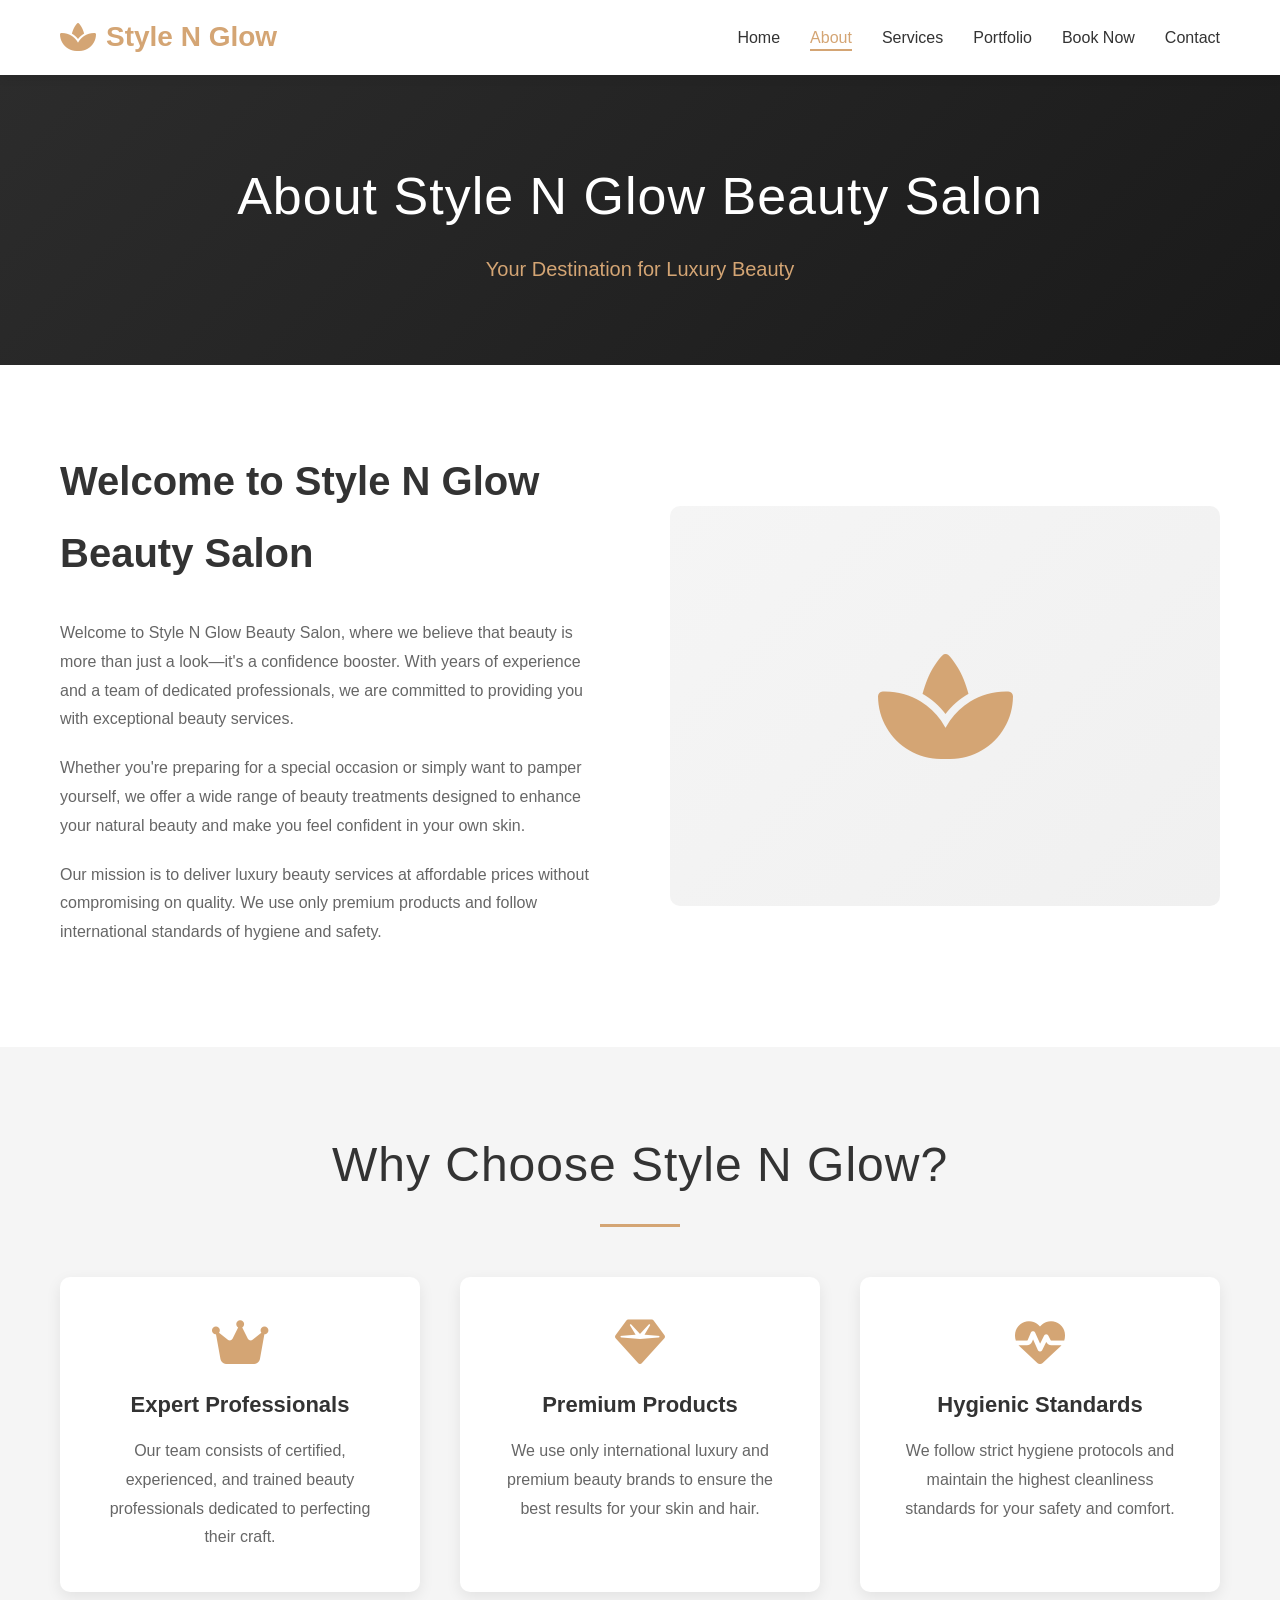
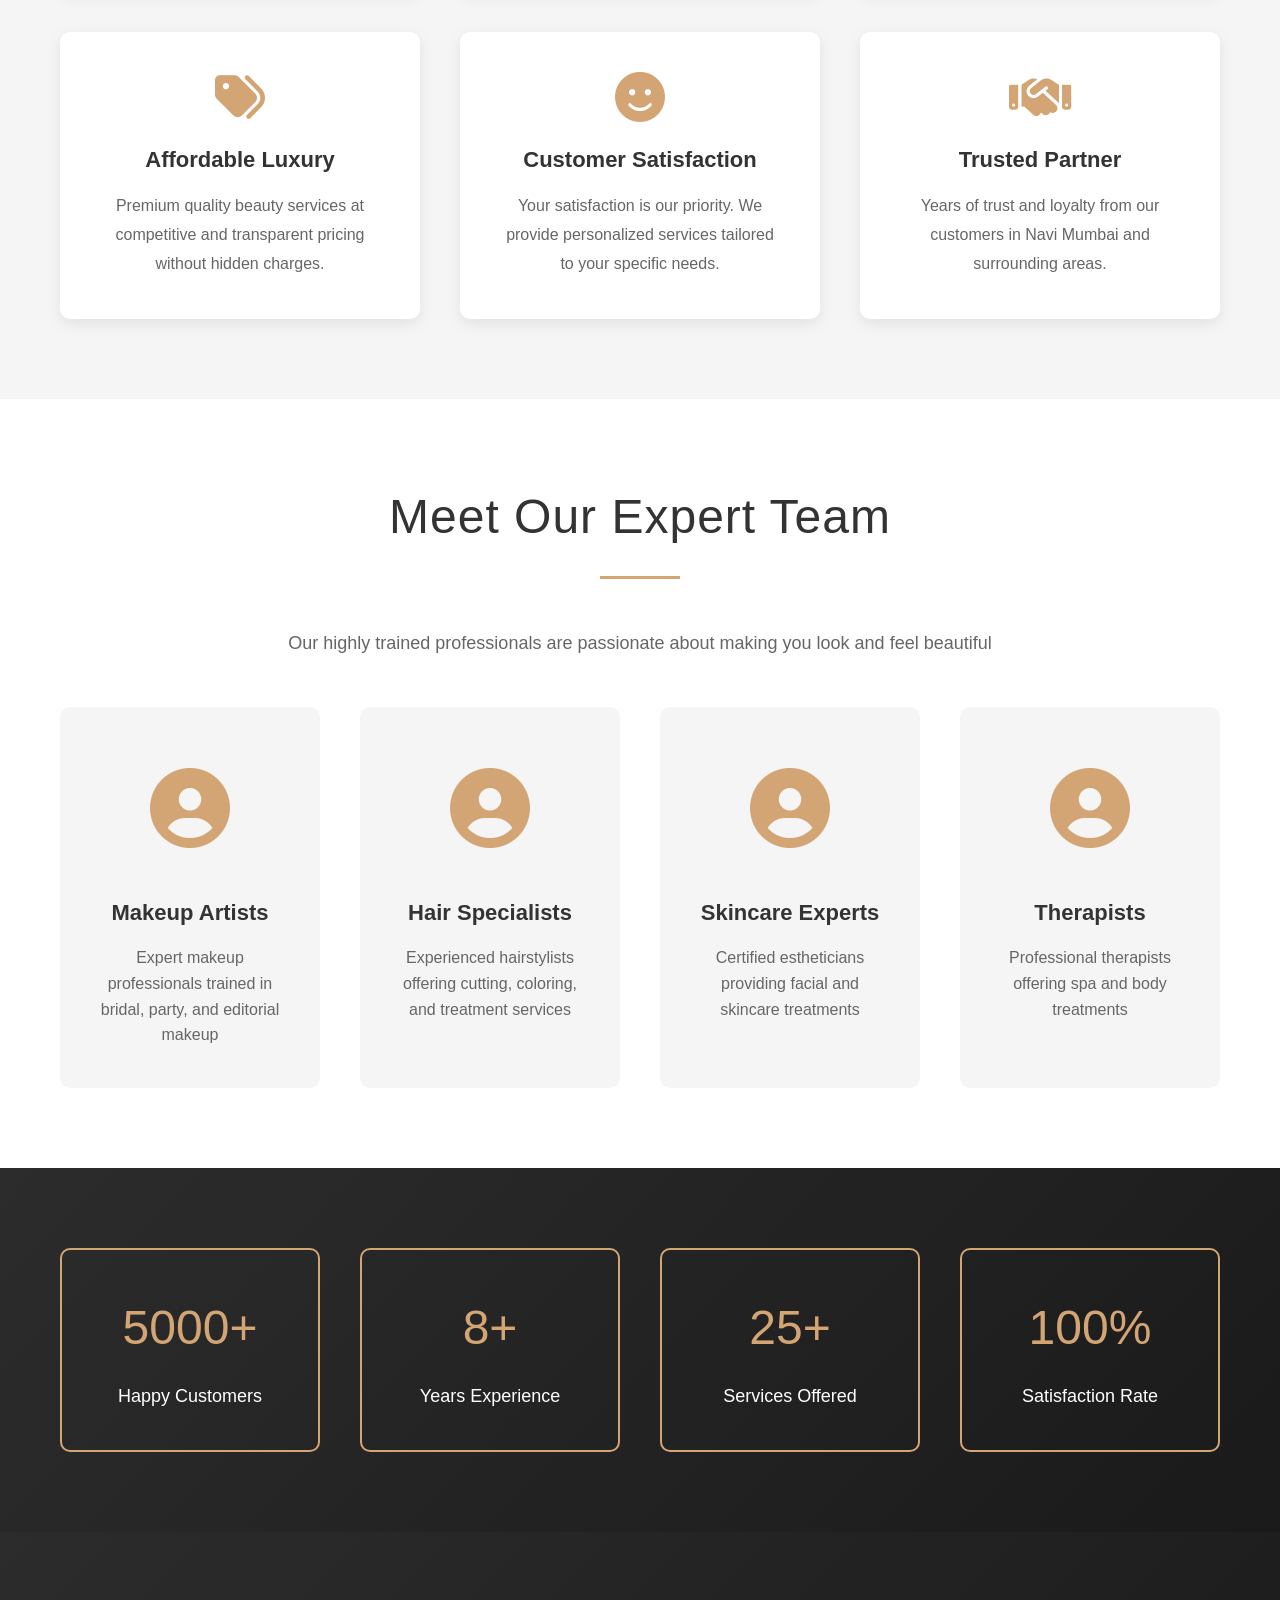
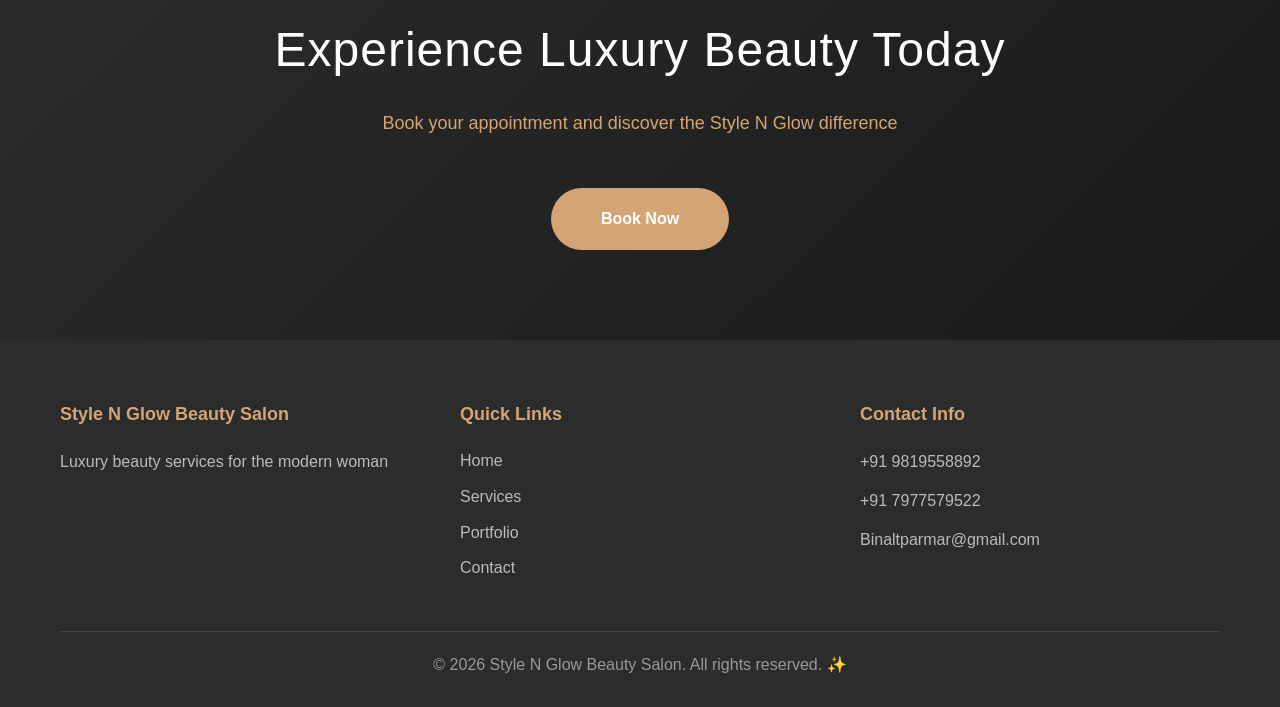
<file: about.html>
<!DOCTYPE html>
<html lang="en">
<head>
    <meta charset="UTF-8">
    <meta name="viewport" content="width=device-width, initial-scale=1.0">
    <title>About Us - Style N Glow Beauty Salon</title>
    <link rel="stylesheet" href="style.css">
    <link rel="stylesheet" href="https://cdnjs.cloudflare.com/ajax/libs/font-awesome/6.4.0/css/all.min.css">
</head>
<body>
    <!-- Navigation Bar -->
    <nav class="navbar">
        <div class="container">
            <div class="nav-wrapper">
                <div class="logo">
                    <i class="fas fa-spa"></i>
                    <span>Style N Glow</span>
                </div>
                <ul class="nav-menu">
                    <li><a href="index.html" class="nav-link">Home</a></li>
                    <li><a href="about.html" class="nav-link active">About</a></li>
                    <li><a href="services.html" class="nav-link">Services</a></li>
                    <li><a href="portfolio.html" class="nav-link">Portfolio</a></li>
                    <li><a href="appointment.html" class="nav-link">Book Now</a></li>
                    <li><a href="contact.html" class="nav-link">Contact</a></li>
                </ul>
                <div class="hamburger">
                    <span></span>
                    <span></span>
                    <span></span>
                </div>
            </div>
        </div>
    </nav>

    <!-- Page Header -->
    <section class="page-header">
        <div class="container">
            <h1>About Style N Glow Beauty Salon</h1>
            <p>Your Destination for Luxury Beauty</p>
        </div>
    </section>

    <!-- About Section -->
    <section class="about-main">
        <div class="container">
            <div class="about-content-main">
                <div class="about-text-section">
                    <h2>Welcome to Style N Glow Beauty Salon</h2>
                    <p>Welcome to Style N Glow Beauty Salon, where we believe that beauty is more than just a look—it's a confidence booster. With years of experience and a team of dedicated professionals, we are committed to providing you with exceptional beauty services.</p>
                    
                    <p>Whether you're preparing for a special occasion or simply want to pamper yourself, we offer a wide range of beauty treatments designed to enhance your natural beauty and make you feel confident in your own skin.</p>

                    <p>Our mission is to deliver luxury beauty services at affordable prices without compromising on quality. We use only premium products and follow international standards of hygiene and safety.</p>
                </div>

                <div class="about-image">
                    <i class="fas fa-spa" style="font-size: 120px; color: #d4a574;"></i>
                </div>
            </div>
        </div>
    </section>

    <!-- Why Choose Us -->
    <section class="why-choose-us">
        <div class="container">
            <h2 class="section-title">Why Choose Style N Glow?</h2>
            <div class="features-large">
                <div class="feature-large">
                    <i class="fas fa-crown"></i>
                    <h3>Expert Professionals</h3>
                    <p>Our team consists of certified, experienced, and trained beauty professionals dedicated to perfecting their craft.</p>
                </div>
                <div class="feature-large">
                    <i class="fas fa-gem"></i>
                    <h3>Premium Products</h3>
                    <p>We use only international luxury and premium beauty brands to ensure the best results for your skin and hair.</p>
                </div>
                <div class="feature-large">
                    <i class="fas fa-heartbeat"></i>
                    <h3>Hygienic Standards</h3>
                    <p>We follow strict hygiene protocols and maintain the highest cleanliness standards for your safety and comfort.</p>
                </div>
                <div class="feature-large">
                    <i class="fas fa-tags"></i>
                    <h3>Affordable Luxury</h3>
                    <p>Premium quality beauty services at competitive and transparent pricing without hidden charges.</p>
                </div>
                <div class="feature-large">
                    <i class="fas fa-smile"></i>
                    <h3>Customer Satisfaction</h3>
                    <p>Your satisfaction is our priority. We provide personalized services tailored to your specific needs.</p>
                </div>
                <div class="feature-large">
                    <i class="fas fa-handshake"></i>
                    <h3>Trusted Partner</h3>
                    <p>Years of trust and loyalty from our customers in Navi Mumbai and surrounding areas.</p>
                </div>
            </div>
        </div>
    </section>

    <!-- Team Section -->
    <section class="team-section">
        <div class="container">
            <h2 class="section-title">Meet Our Expert Team</h2>
            <p class="team-intro">Our highly trained professionals are passionate about making you look and feel beautiful</p>
            <div class="team-grid">
                <div class="team-member">
                    <div class="team-icon">
                        <i class="fas fa-user-circle"></i>
                    </div>
                    <h3>Makeup Artists</h3>
                    <p>Expert makeup professionals trained in bridal, party, and editorial makeup</p>
                </div>
                <div class="team-member">
                    <div class="team-icon">
                        <i class="fas fa-user-circle"></i>
                    </div>
                    <h3>Hair Specialists</h3>
                    <p>Experienced hairstylists offering cutting, coloring, and treatment services</p>
                </div>
                <div class="team-member">
                    <div class="team-icon">
                        <i class="fas fa-user-circle"></i>
                    </div>
                    <h3>Skincare Experts</h3>
                    <p>Certified estheticians providing facial and skincare treatments</p>
                </div>
                <div class="team-member">
                    <div class="team-icon">
                        <i class="fas fa-user-circle"></i>
                    </div>
                    <h3>Therapists</h3>
                    <p>Professional therapists offering spa and body treatments</p>
                </div>
            </div>
        </div>
    </section>

    <!-- Statistics -->
    <section class="statistics">
        <div class="container">
            <div class="stats-grid">
                <div class="stat-card">
                    <h3>5000+</h3>
                    <p>Happy Customers</p>
                </div>
                <div class="stat-card">
                    <h3>8+</h3>
                    <p>Years Experience</p>
                </div>
                <div class="stat-card">
                    <h3>25+</h3>
                    <p>Services Offered</p>
                </div>
                <div class="stat-card">
                    <h3>100%</h3>
                    <p>Satisfaction Rate</p>
                </div>
            </div>
        </div>
    </section>

    <!-- CTA -->
    <section class="cta-section">
        <div class="container">
            <h2>Experience Luxury Beauty Today</h2>
            <p>Book your appointment and discover the Style N Glow difference</p>
            <a href="appointment.html" class="cta-button-large">Book Now</a>
        </div>
    </section>

    <!-- Footer -->
    <footer class="footer">
        <div class="container">
            <div class="footer-content">
                <div class="footer-section">
                    <h4>Style N Glow Beauty Salon</h4>
                    <p>Luxury beauty services for the modern woman</p>
                </div>
                <div class="footer-section">
                    <h4>Quick Links</h4>
                    <ul>
                        <li><a href="index.html">Home</a></li>
                        <li><a href="services.html">Services</a></li>
                        <li><a href="portfolio.html">Portfolio</a></li>
                        <li><a href="contact.html">Contact</a></li>
                    </ul>
                </div>
                <div class="footer-section">
                    <h4>Contact Info</h4>
                    <p><a href="tel:+919819558892">+91 9819558892</a></p>
                    <p><a href="tel:+917977579522">+91 7977579522</a></p>
                    <p><a href="mailto:Binaltparmar@gmail.com">Binaltparmar@gmail.com</a></p>
                </div>
            </div>
            <p>&copy; 2026 Style N Glow Beauty Salon. All rights reserved. ✨</p>
        </div>
    </footer>

    <script src="script.js"></script>
</body>
</html>
</file>
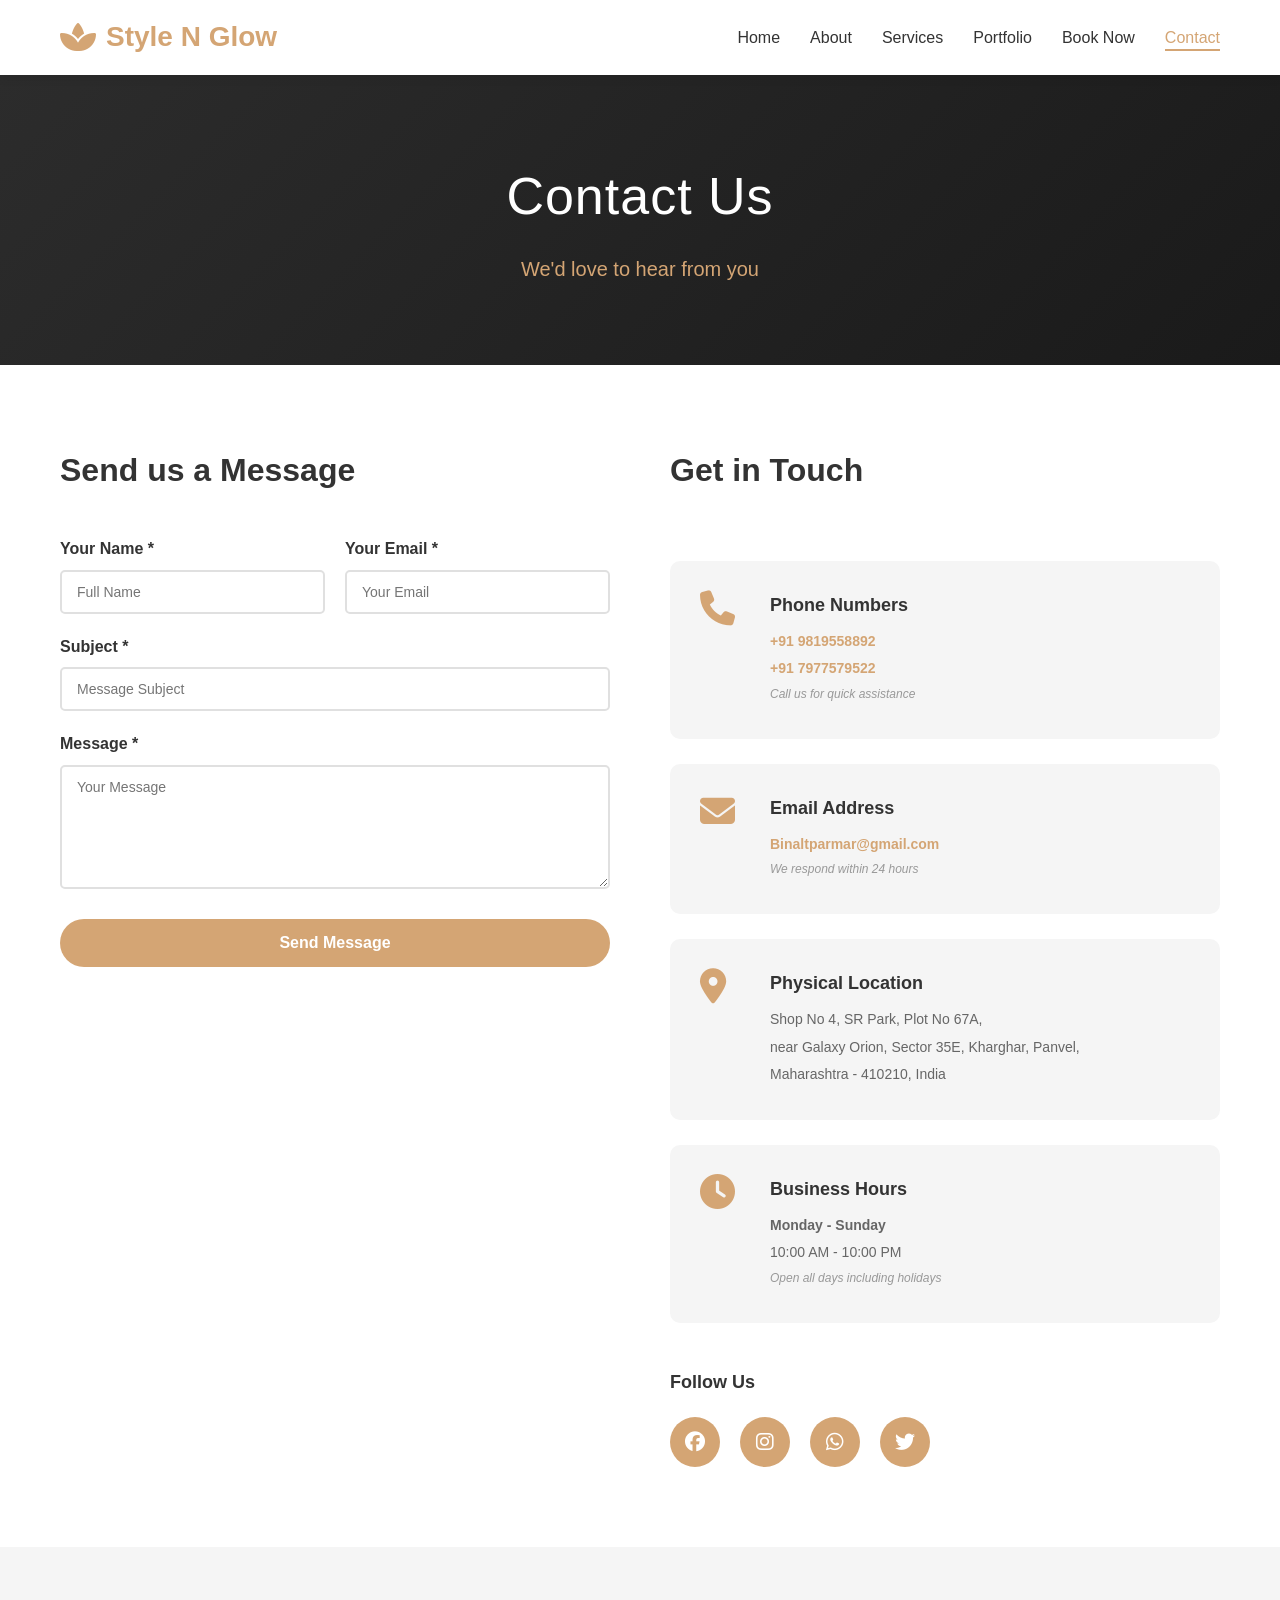
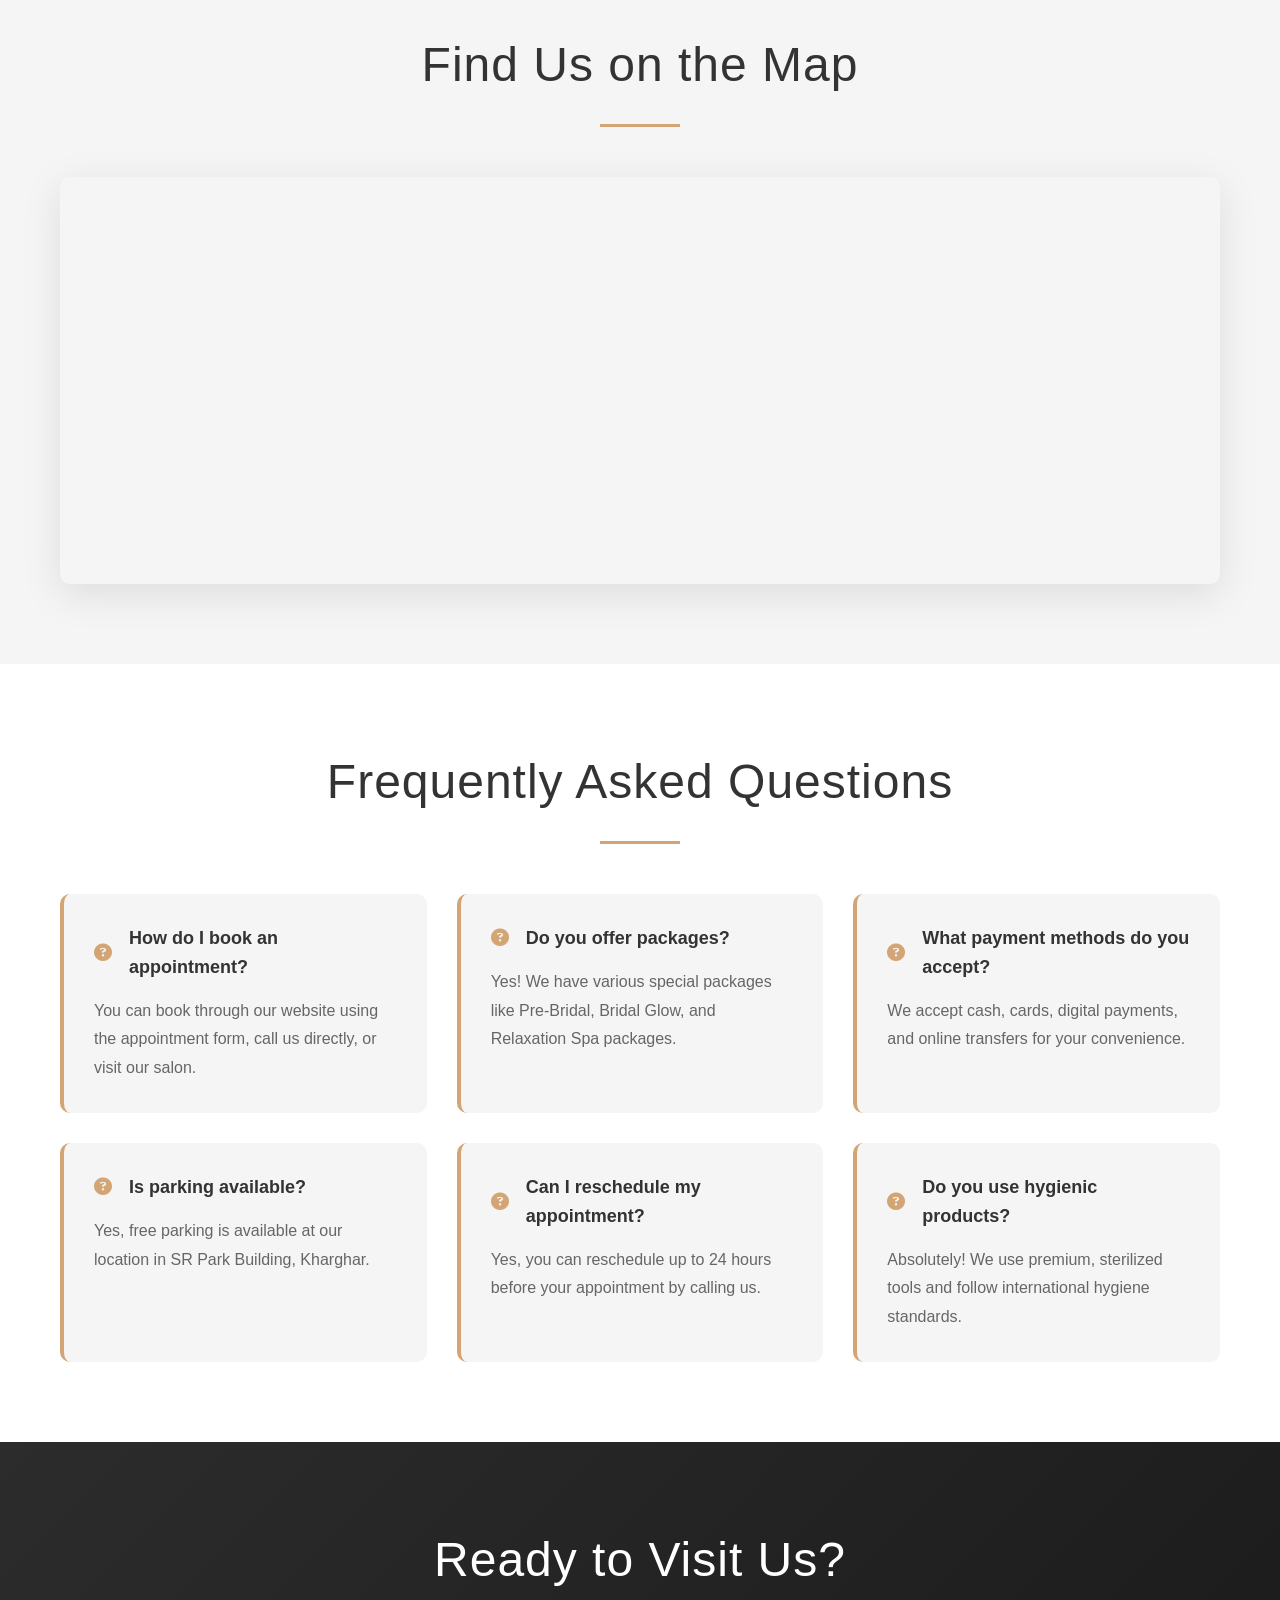
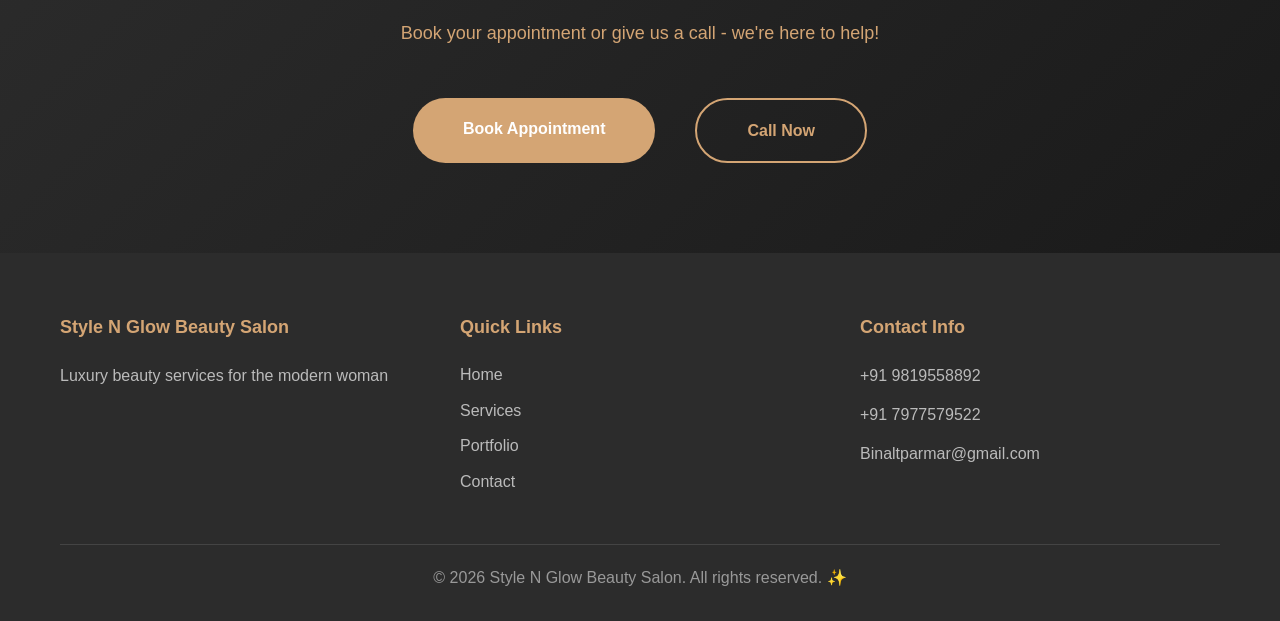
<file: contact.html>
<!DOCTYPE html>
<html lang="en">
<head>
    <meta charset="UTF-8">
    <meta name="viewport" content="width=device-width, initial-scale=1.0">
    <title>Contact Us - Style N Glow Beauty Salon</title>
    <link rel="stylesheet" href="style.css">
    <link rel="stylesheet" href="https://cdnjs.cloudflare.com/ajax/libs/font-awesome/6.4.0/css/all.min.css">
</head>
<body>
    <!-- Navigation Bar -->
    <nav class="navbar">
        <div class="container">
            <div class="nav-wrapper">
                <div class="logo">
                    <i class="fas fa-spa"></i>
                    <span>Style N Glow</span>
                </div>
                <ul class="nav-menu">
                    <li><a href="index.html" class="nav-link">Home</a></li>
                    <li><a href="about.html" class="nav-link">About</a></li>
                    <li><a href="services.html" class="nav-link">Services</a></li>
                    <li><a href="portfolio.html" class="nav-link">Portfolio</a></li>
                    <li><a href="appointment.html" class="nav-link">Book Now</a></li>
                    <li><a href="contact.html" class="nav-link active">Contact</a></li>
                </ul>
                <div class="hamburger">
                    <span></span>
                    <span></span>
                    <span></span>
                </div>
            </div>
        </div>
    </nav>

    <!-- Page Header -->
    <section class="page-header">
        <div class="container">
            <h1>Contact Us</h1>
            <p>We'd love to hear from you</p>
        </div>
    </section>

    <!-- Contact Section -->
    <section class="contact-section">
        <div class="container">
            <div class="contact-wrapper">
                <div class="contact-form-wrapper">
                    <h2>Send us a Message</h2>
                    <form class="contact-form" id="contactForm">
                        <div class="form-row">
                            <div class="form-group">
                                <label for="fname">Your Name *</label>
                                <input type="text" id="fname" name="fname" placeholder="Full Name" required>
                            </div>
                            <div class="form-group">
                                <label for="femail">Your Email *</label>
                                <input type="email" id="femail" name="femail" placeholder="Your Email" required>
                            </div>
                        </div>

                        <div class="form-group full-width">
                            <label for="fsubject">Subject *</label>
                            <input type="text" id="fsubject" name="fsubject" placeholder="Message Subject" required>
                        </div>

                        <div class="form-group full-width">
                            <label for="message">Message *</label>
                            <textarea id="message" name="message" placeholder="Your Message" rows="6" required></textarea>
                        </div>

                        <button type="submit" class="submit-btn">Send Message</button>
                    </form>
                    <p class="form-note" id="contactMessage"></p>
                </div>

                <div class="contact-details">
                    <h2>Get in Touch</h2>
                    
                    <div class="contact-detail-card">
                        <i class="fas fa-phone"></i>
                        <div>
                            <h4>Phone Numbers</h4>
                            <p><a href="tel:+919819558892">+91 9819558892</a></p>
                            <p><a href="tel:+917977579522">+91 7977579522</a></p>
                            <p class="small">Call us for quick assistance</p>
                        </div>
                    </div>

                    <div class="contact-detail-card">
                        <i class="fas fa-envelope"></i>
                        <div>
                            <h4>Email Address</h4>
                            <p><a href="mailto:Binaltparmar@gmail.com">Binaltparmar@gmail.com</a></p>
                            <p class="small">We respond within 24 hours</p>
                        </div>
                    </div>

                    <div class="contact-detail-card">
                        <i class="fas fa-map-marker-alt"></i>
                        <div>
                            <h4>Physical Location</h4>
                            <p>Shop No 4, SR Park, Plot No 67A,</p>
                            <p>near Galaxy Orion, Sector 35E, Kharghar, Panvel,</p>
                            <p>Maharashtra - 410210, India</p>
                        </div>
                    </div>

                    <div class="contact-detail-card">
                        <i class="fas fa-clock"></i>
                        <div>
                            <h4>Business Hours</h4>
                            <p><strong>Monday - Sunday</strong></p>
                            <p>10:00 AM - 10:00 PM</p>
                            <p class="small">Open all days including holidays</p>
                        </div>
                    </div>

                    <div class="social-media">
                        <h4>Follow Us</h4>
                        <div class="social-icons">
                            <a href="#" class="social-link"><i class="fab fa-facebook"></i></a>
                            <a href="#" class="social-link"><i class="fab fa-instagram"></i></a>
                            <a href="#" class="social-link"><i class="fab fa-whatsapp"></i></a>
                            <a href="#" class="social-link"><i class="fab fa-twitter"></i></a>
                        </div>
                    </div>
                </div>
            </div>
        </div>
    </section>

    <!-- Map Section -->
    <section class="map-section">
        <div class="container">
            <h2 class="section-title">Find Us on the Map</h2>
            <div class="map-container">
                <iframe src="https://www.google.com/maps/embed?pb=!1m18!1m12!1m3!1d3770.5699284969!2d73.03481!3d19.068829!2m3!1f0!2f0!3f0!3m2!1i1024!2i768!4f13.1!3m3!1m2!1s0x3be7b8c8c8c8c8c9%3A0x8c8c8c8c8c8c8c8c!2sKharghar%2C%20Navi%20Mumbai!5e0!3m2!1sen!2sin!4v1234567890" width="100%" height="400" style="border:0;" allowfullscreen="" loading="lazy" referrerpolicy="no-referrer-when-downgrade"></iframe>
            </div>
        </div>
    </section>

    <!-- FAQ Section -->
    <section class="faq-section">
        <div class="container">
            <h2 class="section-title">Frequently Asked Questions</h2>
            <div class="faq-grid">
                <div class="faq-card">
                    <h4><i class="fas fa-question-circle"></i> How do I book an appointment?</h4>
                    <p>You can book through our website using the appointment form, call us directly, or visit our salon.</p>
                </div>
                <div class="faq-card">
                    <h4><i class="fas fa-question-circle"></i> Do you offer packages?</h4>
                    <p>Yes! We have various special packages like Pre-Bridal, Bridal Glow, and Relaxation Spa packages.</p>
                </div>
                <div class="faq-card">
                    <h4><i class="fas fa-question-circle"></i> What payment methods do you accept?</h4>
                    <p>We accept cash, cards, digital payments, and online transfers for your convenience.</p>
                </div>
                <div class="faq-card">
                    <h4><i class="fas fa-question-circle"></i> Is parking available?</h4>
                    <p>Yes, free parking is available at our location in SR Park Building, Kharghar.</p>
                </div>
                <div class="faq-card">
                    <h4><i class="fas fa-question-circle"></i> Can I reschedule my appointment?</h4>
                    <p>Yes, you can reschedule up to 24 hours before your appointment by calling us.</p>
                </div>
                <div class="faq-card">
                    <h4><i class="fas fa-question-circle"></i> Do you use hygienic products?</h4>
                    <p>Absolutely! We use premium, sterilized tools and follow international hygiene standards.</p>
                </div>
            </div>
        </div>
    </section>

    <!-- CTA Section -->
    <section class="cta-section">
        <div class="container">
            <h2>Ready to Visit Us?</h2>
            <p>Book your appointment or give us a call - we're here to help!</p>
            <div class="cta-buttons">
                <a href="appointment.html" class="cta-button-large">Book Appointment</a>
                <a href="tel:+919819558892" class="cta-button-large secondary">Call Now</a>
            </div>
        </div>
    </section>

    <!-- Footer -->
    <footer class="footer">
        <div class="container">
            <div class="footer-content">
                <div class="footer-section">
                    <h4>Style N Glow Beauty Salon</h4>
                    <p>Luxury beauty services for the modern woman</p>
                </div>
                <div class="footer-section">
                    <h4>Quick Links</h4>
                    <ul>
                        <li><a href="index.html">Home</a></li>
                        <li><a href="services.html">Services</a></li>
                        <li><a href="portfolio.html">Portfolio</a></li>
                        <li><a href="contact.html">Contact</a></li>
                    </ul>
                </div>
                <div class="footer-section">
                    <h4>Contact Info</h4>
                    <p><a href="tel:+919819558892">+91 9819558892</a></p>
                    <p><a href="tel:+917977579522">+91 7977579522</a></p>
                    <p><a href="mailto:Binaltparmar@gmail.com">Binaltparmar@gmail.com</a></p>
                </div>
            </div>
            <p>&copy; 2026 Style N Glow Beauty Salon. All rights reserved. ✨</p>
        </div>
    </footer>

    <script src="script.js"></script>
</body>
</html>
</file>
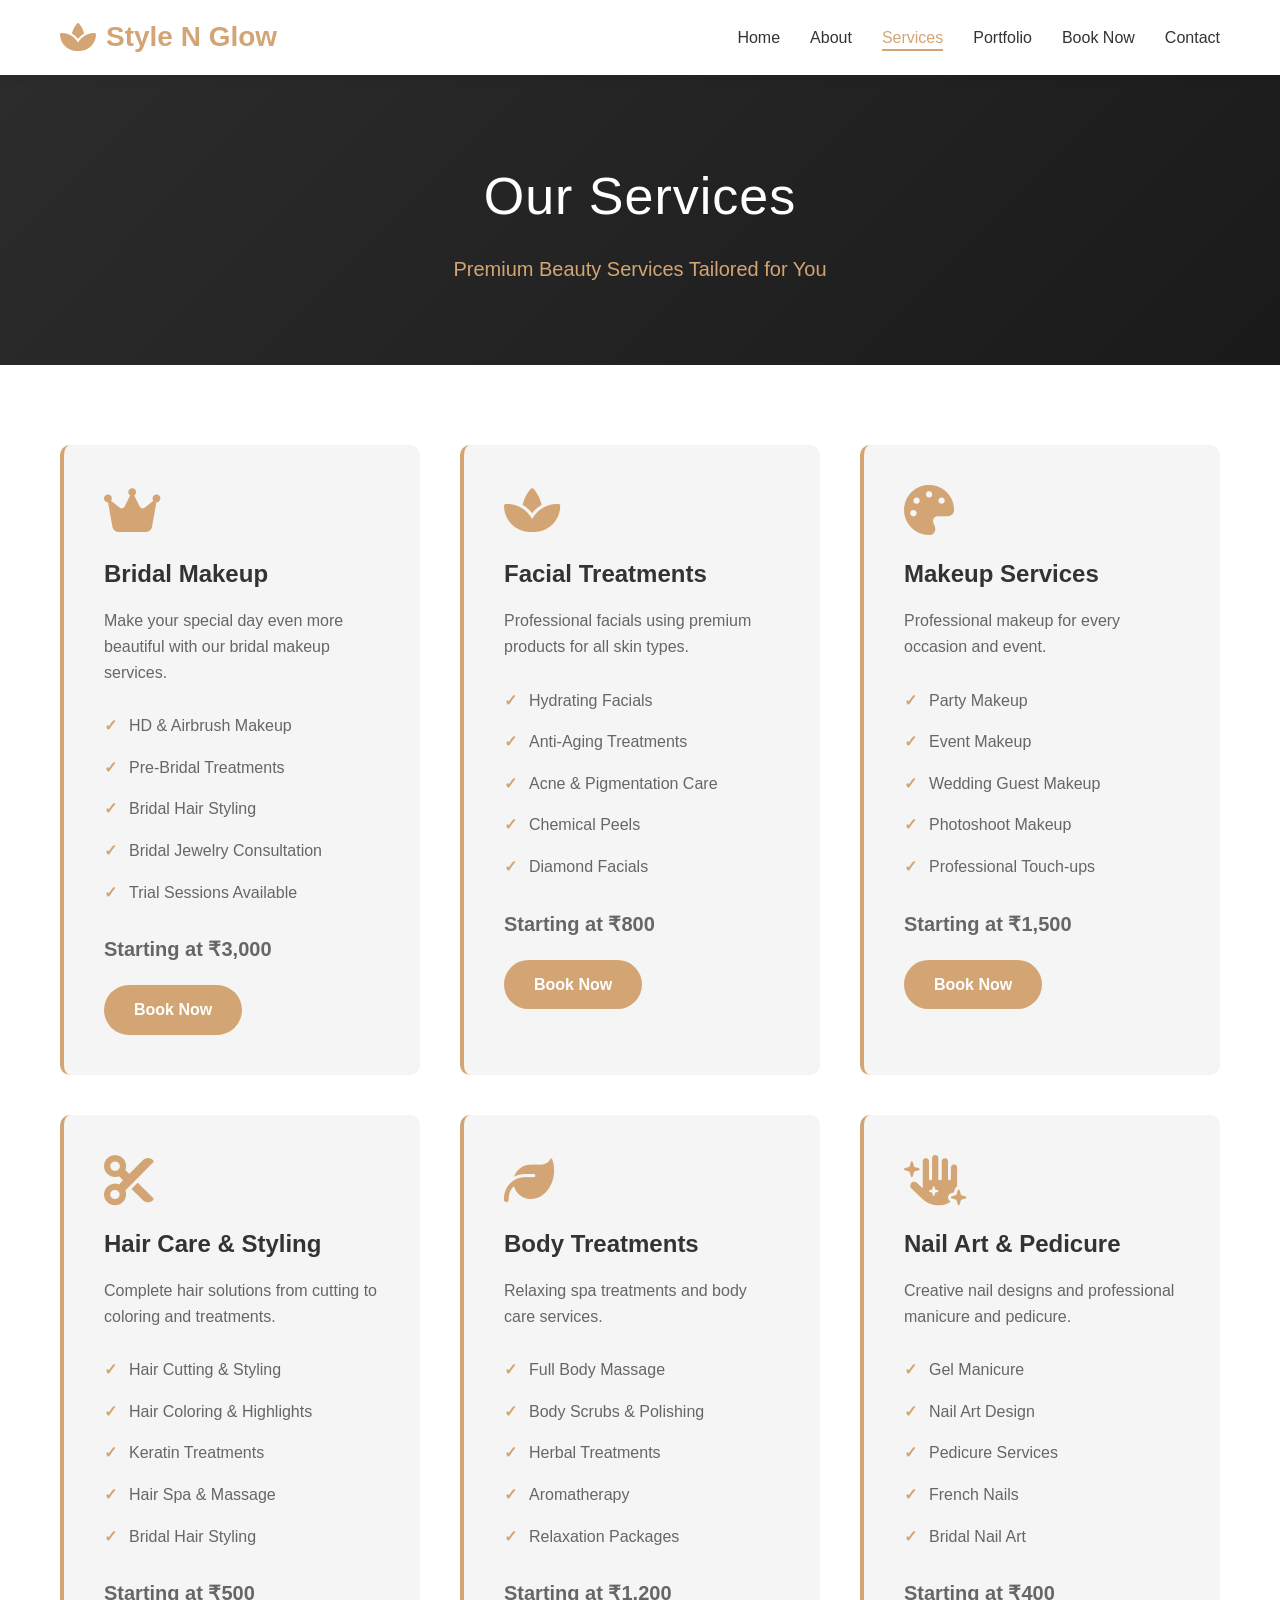
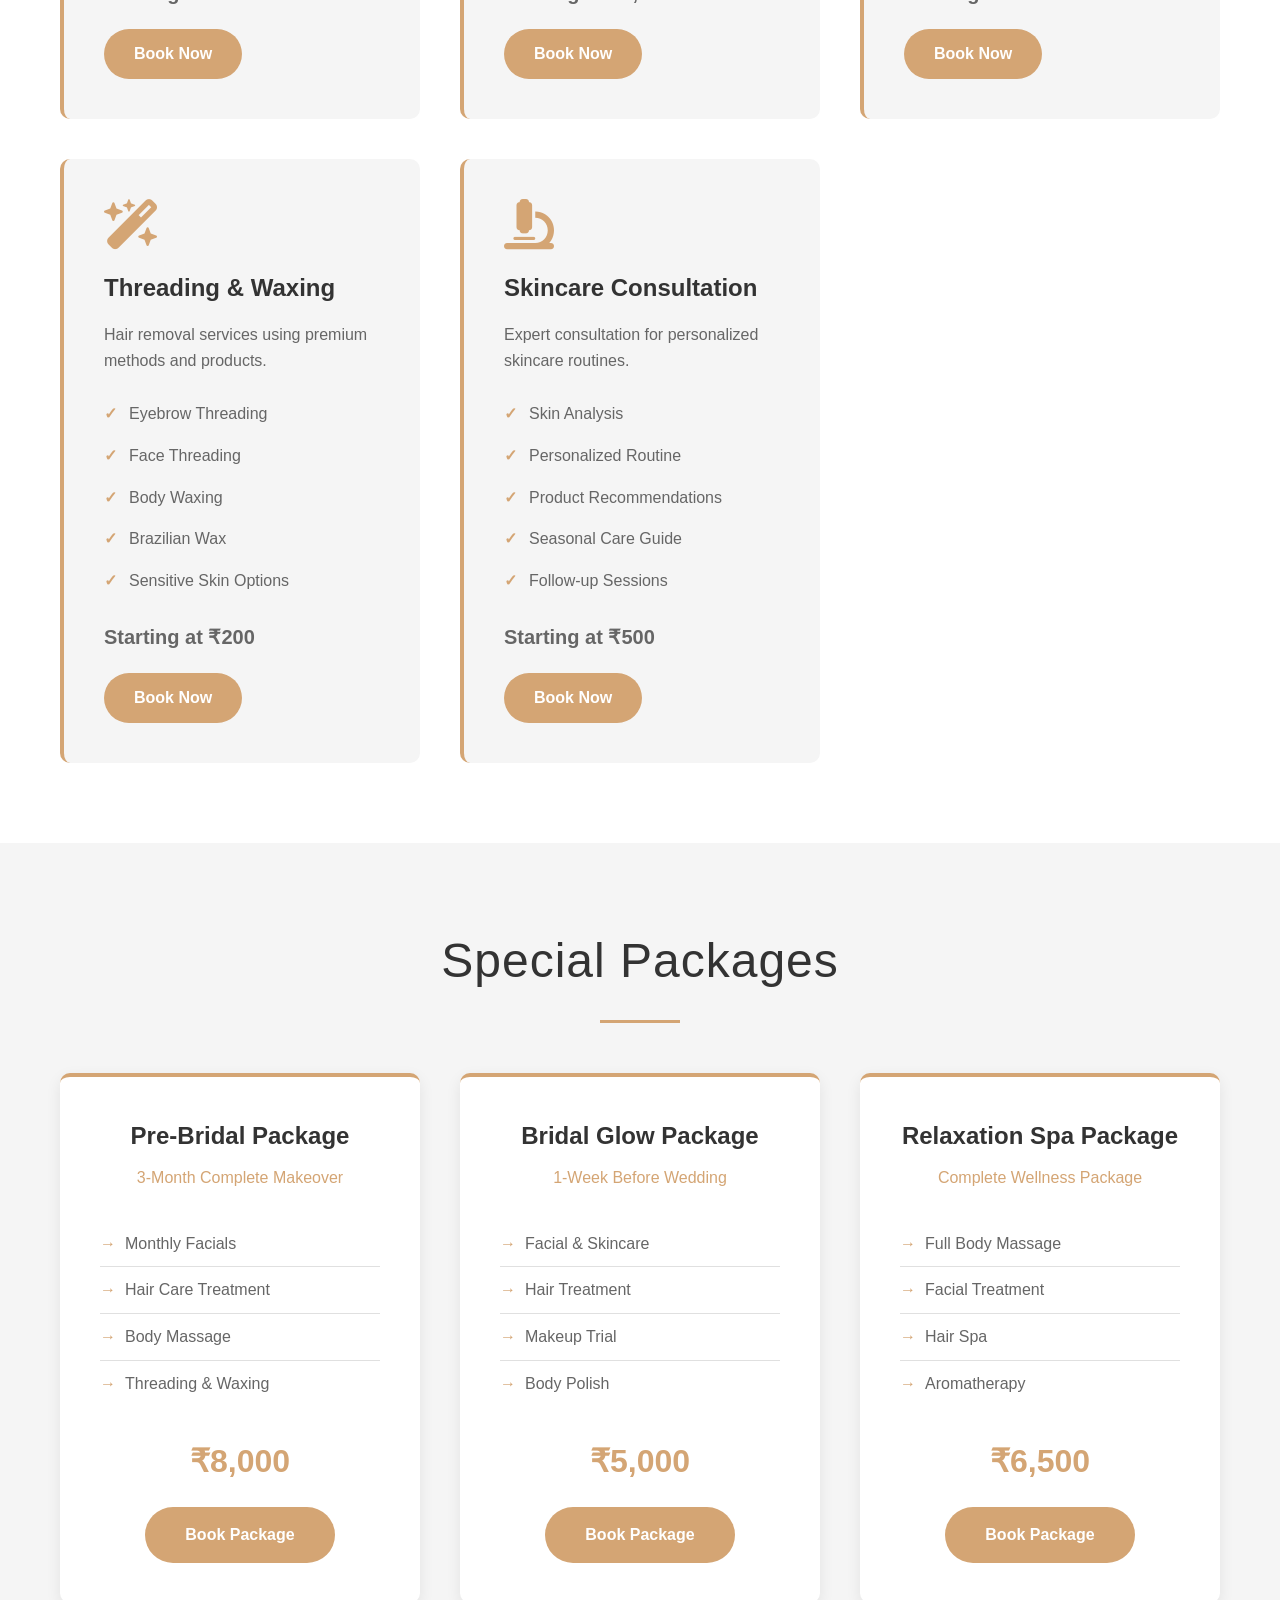
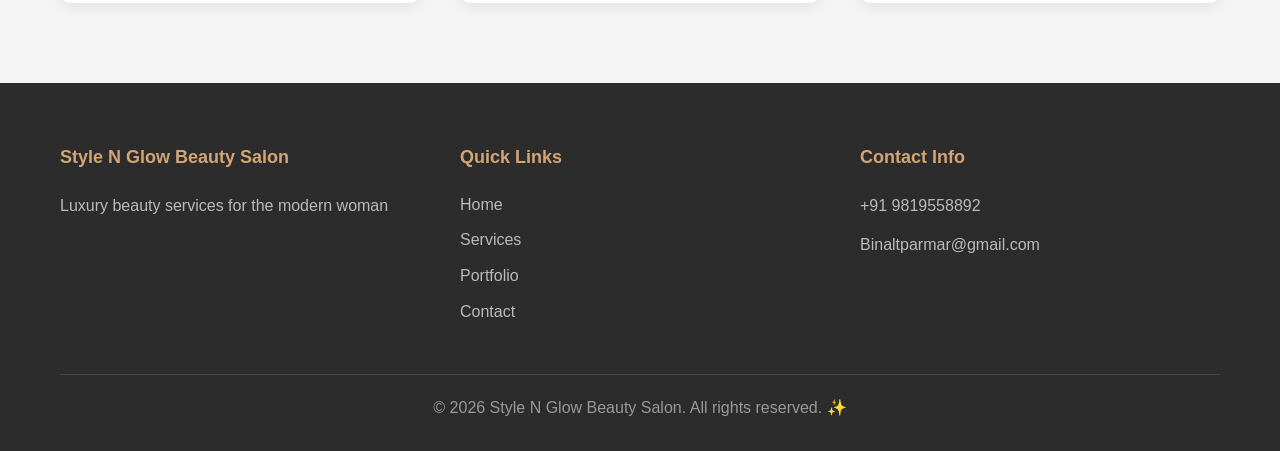
<file: services.html>
<!DOCTYPE html>
<html lang="en">
<head>
    <meta charset="UTF-8">
    <meta name="viewport" content="width=device-width, initial-scale=1.0">
    <title>Our Services - Style N Glow Beauty Salon</title>
    <link rel="stylesheet" href="style.css">
    <link rel="stylesheet" href="https://cdnjs.cloudflare.com/ajax/libs/font-awesome/6.4.0/css/all.min.css">
</head>
<body>
    <!-- Navigation Bar -->
    <nav class="navbar">
        <div class="container">
            <div class="nav-wrapper">
                <div class="logo">
                    <i class="fas fa-spa"></i>
                    <span>Style N Glow</span>
                </div>
                <ul class="nav-menu">
                    <li><a href="index.html" class="nav-link">Home</a></li>
                    <li><a href="about.html" class="nav-link">About</a></li>
                    <li><a href="services.html" class="nav-link active">Services</a></li>
                    <li><a href="portfolio.html" class="nav-link">Portfolio</a></li>
                    <li><a href="appointment.html" class="nav-link">Book Now</a></li>
                    <li><a href="contact.html" class="nav-link">Contact</a></li>
                </ul>
                <div class="hamburger">
                    <span></span>
                    <span></span>
                    <span></span>
                </div>
            </div>
        </div>
    </nav>

    <!-- Page Header -->
    <section class="page-header">
        <div class="container">
            <h1>Our Services</h1>
            <p>Premium Beauty Services Tailored for You</p>
        </div>
    </section>

    <!-- Services Section -->
    <section class="services-detailed">
        <div class="container">
            <div class="services-grid-large">
                <!-- Bridal Makeup -->
                <div class="service-card-detailed" id="bridal">
                    <i class="fas fa-crown"></i>
                    <h3>Bridal Makeup</h3>
                    <p>Make your special day even more beautiful with our bridal makeup services.</p>
                    <ul class="service-features">
                        <li>HD & Airbrush Makeup</li>
                        <li>Pre-Bridal Treatments</li>
                        <li>Bridal Hair Styling</li>
                        <li>Bridal Jewelry Consultation</li>
                        <li>Trial Sessions Available</li>
                    </ul>
                    <p class="price">Starting at ₹3,000</p>
                    <a href="appointment.html" class="service-btn">Book Now</a>
                </div>

                <!-- Facial Treatments -->
                <div class="service-card-detailed" id="facials">
                    <i class="fas fa-spa"></i>
                    <h3>Facial Treatments</h3>
                    <p>Professional facials using premium products for all skin types.</p>
                    <ul class="service-features">
                        <li>Hydrating Facials</li>
                        <li>Anti-Aging Treatments</li>
                        <li>Acne & Pigmentation Care</li>
                        <li>Chemical Peels</li>
                        <li>Diamond Facials</li>
                    </ul>
                    <p class="price">Starting at ₹800</p>
                    <a href="appointment.html" class="service-btn">Book Now</a>
                </div>

                <!-- Makeup Services -->
                <div class="service-card-detailed" id="makeup">
                    <i class="fas fa-palette"></i>
                    <h3>Makeup Services</h3>
                    <p>Professional makeup for every occasion and event.</p>
                    <ul class="service-features">
                        <li>Party Makeup</li>
                        <li>Event Makeup</li>
                        <li>Wedding Guest Makeup</li>
                        <li>Photoshoot Makeup</li>
                        <li>Professional Touch-ups</li>
                    </ul>
                    <p class="price">Starting at ₹1,500</p>
                    <a href="appointment.html" class="service-btn">Book Now</a>
                </div>

                <!-- Hair Care -->
                <div class="service-card-detailed">
                    <i class="fas fa-cut"></i>
                    <h3>Hair Care & Styling</h3>
                    <p>Complete hair solutions from cutting to coloring and treatments.</p>
                    <ul class="service-features">
                        <li>Hair Cutting & Styling</li>
                        <li>Hair Coloring & Highlights</li>
                        <li>Keratin Treatments</li>
                        <li>Hair Spa & Massage</li>
                        <li>Bridal Hair Styling</li>
                    </ul>
                    <p class="price">Starting at ₹500</p>
                    <a href="appointment.html" class="service-btn">Book Now</a>
                </div>

                <!-- Body Treatments -->
                <div class="service-card-detailed">
                    <i class="fas fa-leaf"></i>
                    <h3>Body Treatments</h3>
                    <p>Relaxing spa treatments and body care services.</p>
                    <ul class="service-features">
                        <li>Full Body Massage</li>
                        <li>Body Scrubs & Polishing</li>
                        <li>Herbal Treatments</li>
                        <li>Aromatherapy</li>
                        <li>Relaxation Packages</li>
                    </ul>
                    <p class="price">Starting at ₹1,200</p>
                    <a href="appointment.html" class="service-btn">Book Now</a>
                </div>

                <!-- Nail Art -->
                <div class="service-card-detailed">
                    <i class="fas fa-hand-sparkles"></i>
                    <h3>Nail Art & Pedicure</h3>
                    <p>Creative nail designs and professional manicure and pedicure.</p>
                    <ul class="service-features">
                        <li>Gel Manicure</li>
                        <li>Nail Art Design</li>
                        <li>Pedicure Services</li>
                        <li>French Nails</li>
                        <li>Bridal Nail Art</li>
                    </ul>
                    <p class="price">Starting at ₹400</p>
                    <a href="appointment.html" class="service-btn">Book Now</a>
                </div>

                <!-- Threading & Waxing -->
                <div class="service-card-detailed">
                    <i class="fas fa-wand-magic-sparkles"></i>
                    <h3>Threading & Waxing</h3>
                    <p>Hair removal services using premium methods and products.</p>
                    <ul class="service-features">
                        <li>Eyebrow Threading</li>
                        <li>Face Threading</li>
                        <li>Body Waxing</li>
                        <li>Brazilian Wax</li>
                        <li>Sensitive Skin Options</li>
                    </ul>
                    <p class="price">Starting at ₹200</p>
                    <a href="appointment.html" class="service-btn">Book Now</a>
                </div>

                <!-- Skincare Consultation -->
                <div class="service-card-detailed">
                    <i class="fas fa-microscope"></i>
                    <h3>Skincare Consultation</h3>
                    <p>Expert consultation for personalized skincare routines.</p>
                    <ul class="service-features">
                        <li>Skin Analysis</li>
                        <li>Personalized Routine</li>
                        <li>Product Recommendations</li>
                        <li>Seasonal Care Guide</li>
                        <li>Follow-up Sessions</li>
                    </ul>
                    <p class="price">Starting at ₹500</p>
                    <a href="appointment.html" class="service-btn">Book Now</a>
                </div>
            </div>
        </div>
    </section>

    <!-- Special Packages -->
    <section class="packages">
        <div class="container">
            <h2 class="section-title">Special Packages</h2>
            <div class="packages-grid">
                <div class="package-card">
                    <h3>Pre-Bridal Package</h3>
                    <p>3-Month Complete Makeover</p>
                    <ul>
                        <li>Monthly Facials</li>
                        <li>Hair Care Treatment</li>
                        <li>Body Massage</li>
                        <li>Threading & Waxing</li>
                    </ul>
                    <p class="package-price">₹8,000</p>
                    <a href="appointment.html" class="btn-primary">Book Package</a>
                </div>

                <div class="package-card">
                    <h3>Bridal Glow Package</h3>
                    <p>1-Week Before Wedding</p>
                    <ul>
                        <li>Facial & Skincare</li>
                        <li>Hair Treatment</li>
                        <li>Makeup Trial</li>
                        <li>Body Polish</li>
                    </ul>
                    <p class="package-price">₹5,000</p>
                    <a href="appointment.html" class="btn-primary">Book Package</a>
                </div>

                <div class="package-card">
                    <h3>Relaxation Spa Package</h3>
                    <p>Complete Wellness Package</p>
                    <ul>
                        <li>Full Body Massage</li>
                        <li>Facial Treatment</li>
                        <li>Hair Spa</li>
                        <li>Aromatherapy</li>
                    </ul>
                    <p class="package-price">₹6,500</p>
                    <a href="appointment.html" class="btn-primary">Book Package</a>
                </div>
            </div>
        </div>
    </section>

    <!-- Footer -->
    <footer class="footer">
        <div class="container">
            <div class="footer-content">
                <div class="footer-section">
                    <h4>Style N Glow Beauty Salon</h4>
                    <p>Luxury beauty services for the modern woman</p>
                </div>
                <div class="footer-section">
                    <h4>Quick Links</h4>
                    <ul>
                        <li><a href="index.html">Home</a></li>
                        <li><a href="services.html">Services</a></li>
                        <li><a href="portfolio.html">Portfolio</a></li>
                        <li><a href="contact.html">Contact</a></li>
                    </ul>
                </div>
                <div class="footer-section">
                    <h4>Contact Info</h4>
                    <p><a href="tel:+919819558892">+91 9819558892</a></p>
                    <p><a href="mailto:Binaltparmar@gmail.com">Binaltparmar@gmail.com</a></p>
                </div>
            </div>
            <p>&copy; 2026 Style N Glow Beauty Salon. All rights reserved. ✨</p>
        </div>
    </footer>

    <script src="script.js"></script>
</body>
</html>
</file>
<file: style.css>
* {
    margin: 0;
    padding: 0;
    box-sizing: border-box;
}

:root {
    --primary-color: #d4a574;
    --dark-color: #2c2c2c;
    --light-color: #f5f5f5;
    --accent-color: #c9a961;
    --white: #ffffff;
    --text-color: #333333;
    --border-color: #e0e0e0;
}

html {
    scroll-behavior: smooth;
}

body {
    font-family: 'Segoe UI', Tahoma, Geneva, Verdana, sans-serif;
    color: var(--text-color);
    line-height: 1.6;
    overflow-x: hidden;
}

.container {
    max-width: 1200px;
    margin: 0 auto;
    padding: 0 20px;
}

/* Navigation */
.navbar {
    background: var(--white);
    box-shadow: 0 2px 10px rgba(0, 0, 0, 0.1);
    position: sticky;
    top: 0;
    z-index: 100;
}

.nav-wrapper {
    display: flex;
    justify-content: space-between;
    align-items: center;
    padding: 15px 0;
}

.logo {
    display: flex;
    align-items: center;
    gap: 10px;
    font-size: 28px;
    font-weight: bold;
    color: var(--primary-color);
}

.logo i {
    font-size: 32px;
}

.nav-menu {
    display: flex;
    list-style: none;
    gap: 30px;
}

.nav-link {
    text-decoration: none;
    color: var(--text-color);
    font-weight: 500;
    transition: color 0.3s ease;
    position: relative;
}

.nav-link:hover,
.nav-link.active {
    color: var(--primary-color);
}

.nav-link::after {
    content: '';
    position: absolute;
    bottom: -5px;
    left: 0;
    width: 0;
    height: 2px;
    background: var(--primary-color);
    transition: width 0.3s ease;
}

.nav-link:hover::after,
.nav-link.active::after {
    width: 100%;
}

.hamburger {
    display: none;
    flex-direction: column;
    cursor: pointer;
    gap: 6px;
}

.hamburger span {
    width: 25px;
    height: 3px;
    background: var(--primary-color);
    border-radius: 2px;
    transition: all 0.3s ease;
}

/* Hero Section */
.hero {
    background: linear-gradient(135deg, #2c2c2c 0%, #1a1a1a 100%);
    color: var(--white);
    padding: 150px 20px;
    text-align: center;
    position: relative;
    overflow: hidden;
}

.hero::before {
    content: '';
    position: absolute;
    top: 0;
    left: 0;
    right: 0;
    bottom: 0;
    background: radial-gradient(circle at 20% 50%, rgba(212, 165, 116, 0.1) 0%, transparent 50%),
                radial-gradient(circle at 80% 80%, rgba(212, 165, 116, 0.1) 0%, transparent 50%);
    pointer-events: none;
}

.hero-content {
    position: relative;
    z-index: 1;
    max-width: 800px;
    margin: 0 auto;
}

.hero h1 {
    font-size: 64px;
    margin-bottom: 20px;
    font-weight: 300;
    letter-spacing: 2px;
    animation: fadeInUp 0.8s ease;
}

.hero p {
    font-size: 24px;
    margin-bottom: 40px;
    color: var(--primary-color);
    animation: fadeInUp 0.8s ease 0.2s backwards;
}

.cta-button {
    display: inline-block;
    padding: 15px 40px;
    background: var(--primary-color);
    color: var(--white);
    text-decoration: none;
    border-radius: 50px;
    font-weight: 600;
    transition: all 0.3s ease;
    animation: fadeInUp 0.8s ease 0.4s backwards;
    border: 2px solid var(--primary-color);
}

.cta-button:hover {
    background: transparent;
    color: var(--primary-color);
    transform: translateY(-3px);
}

.cta-button-large {
    display: inline-block;
    padding: 18px 50px;
    background: var(--primary-color);
    color: var(--white);
    text-decoration: none;
    border-radius: 50px;
    font-weight: 600;
    transition: all 0.3s ease;
    font-size: 16px;
    margin: 10px;
}

.cta-button-large:hover {
    background: var(--accent-color);
    transform: translateY(-3px);
    box-shadow: 0 10px 25px rgba(212, 165, 116, 0.3);
}

.cta-button-large.secondary {
    background: transparent;
    color: var(--primary-color);
    border: 2px solid var(--primary-color);
}

.cta-button-large.secondary:hover {
    background: var(--primary-color);
    color: var(--white);
}

/* Section Titles */
.section-title {
    text-align: center;
    font-size: 48px;
    margin-bottom: 50px;
    color: var(--text-color);
    position: relative;
    font-weight: 300;
    letter-spacing: 1px;
}

.section-title::after {
    content: '';
    display: block;
    width: 80px;
    height: 3px;
    background: var(--primary-color);
    margin: 20px auto 0;
}

/* Page Header */
.page-header {
    background: linear-gradient(135deg, var(--dark-color) 0%, #1a1a1a 100%);
    color: var(--white);
    padding: 80px 20px;
    text-align: center;
}

.page-header h1 {
    font-size: 52px;
    margin-bottom: 15px;
    font-weight: 300;
    letter-spacing: 1px;
}

.page-header p {
    font-size: 20px;
    color: var(--primary-color);
}

/* Featured Services */
.featured-services {
    padding: 80px 20px;
    background: var(--light-color);
}

.services-preview {
    display: grid;
    grid-template-columns: repeat(auto-fit, minmax(300px, 1fr));
    gap: 40px;
    margin-bottom: 50px;
}

.service-card {
    background: var(--white);
    padding: 40px;
    border-radius: 10px;
    text-align: center;
    transition: all 0.3s ease;
    box-shadow: 0 5px 15px rgba(0, 0, 0, 0.08);
}

.service-card:hover {
    transform: translateY(-10px);
    box-shadow: 0 15px 40px rgba(0, 0, 0, 0.15);
}

.service-card i {
    font-size: 50px;
    color: var(--primary-color);
    margin-bottom: 20px;
}

.service-card h3 {
    font-size: 24px;
    margin-bottom: 15px;
    color: var(--text-color);
}

.service-card p {
    color: #666;
    margin-bottom: 20px;
}

.learn-more {
    display: inline-block;
    color: var(--primary-color);
    text-decoration: none;
    font-weight: 600;
    transition: all 0.3s ease;
}

.learn-more:hover {
    gap: 10px;
}

.view-all-btn {
    text-align: center;
    margin-top: 40px;
}

.btn-primary,
.btn-secondary {
    display: inline-block;
    padding: 15px 40px;
    text-decoration: none;
    border-radius: 50px;
    font-weight: 600;
    transition: all 0.3s ease;
}

.btn-primary {
    background: var(--primary-color);
    color: var(--white);
}

.btn-primary:hover {
    background: var(--accent-color);
    transform: translateY(-3px);
}

.btn-secondary {
    background: transparent;
    color: var(--primary-color);
    border: 2px solid var(--primary-color);
}

.btn-secondary:hover {
    background: var(--primary-color);
    color: var(--white);
}

/* About Preview */
.about-preview {
    padding: 80px 20px;
}

.features-grid {
    display: grid;
    grid-template-columns: repeat(auto-fit, minmax(280px, 1fr));
    gap: 30px;
    margin-bottom: 50px;
}

.feature-item {
    text-align: center;
    padding: 30px;
}

.feature-item i {
    font-size: 40px;
    color: var(--primary-color);
    margin-bottom: 15px;
}

.feature-item h4 {
    font-size: 20px;
    margin-bottom: 10px;
    color: var(--text-color);
}

.feature-item p {
    color: #666;
}

/* About Page Specific */
.about-main {
    padding: 80px 20px;
}

.about-content-main {
    display: grid;
    grid-template-columns: 1fr 1fr;
    gap: 60px;
    align-items: center;
}

.about-text-section {
    font-size: 16px;
    line-height: 1.8;
}

.about-text-section h2 {
    font-size: 40px;
    margin-bottom: 30px;
    color: var(--text-color);
}

.about-text-section p {
    margin-bottom: 20px;
    color: #666;
}

.about-image {
    display: flex;
    justify-content: center;
    align-items: center;
    background: linear-gradient(135deg, var(--light-color) 0%, #f0f0f0 100%);
    border-radius: 10px;
    padding: 80px;
    min-height: 400px;
}

.why-choose-us {
    padding: 80px 20px;
    background: var(--light-color);
}

.features-large {
    display: grid;
    grid-template-columns: repeat(auto-fit, minmax(300px, 1fr));
    gap: 40px;
}

.feature-large {
    background: var(--white);
    padding: 40px;
    border-radius: 10px;
    text-align: center;
    box-shadow: 0 5px 15px rgba(0, 0, 0, 0.08);
    transition: all 0.3s ease;
}

.feature-large:hover {
    transform: translateY(-10px);
    box-shadow: 0 15px 40px rgba(0, 0, 0, 0.15);
}

.feature-large i {
    font-size: 50px;
    color: var(--primary-color);
    margin-bottom: 20px;
}

.feature-large h3 {
    font-size: 22px;
    margin-bottom: 15px;
}

.feature-large p {
    color: #666;
    line-height: 1.8;
}

/* Team Section */
.team-section {
    padding: 80px 20px;
}

.team-intro {
    text-align: center;
    font-size: 18px;
    color: #666;
    margin-bottom: 50px;
}

.team-grid {
    display: grid;
    grid-template-columns: repeat(auto-fit, minmax(250px, 1fr));
    gap: 40px;
}

.team-member {
    background: var(--light-color);
    padding: 40px;
    border-radius: 10px;
    text-align: center;
    transition: all 0.3s ease;
}

.team-member:hover {
    transform: translateY(-10px);
    background: var(--white);
    box-shadow: 0 15px 40px rgba(0, 0, 0, 0.1);
}

.team-icon {
    font-size: 80px;
    color: var(--primary-color);
    margin-bottom: 20px;
}

.team-member h3 {
    font-size: 22px;
    margin-bottom: 15px;
    color: var(--text-color);
}

.team-member p {
    color: #666;
}

/* Statistics */
.statistics {
    padding: 80px 20px;
    background: linear-gradient(135deg, var(--dark-color) 0%, #1a1a1a 100%);
    color: var(--white);
}

.stats-grid {
    display: grid;
    grid-template-columns: repeat(auto-fit, minmax(200px, 1fr));
    gap: 40px;
}

.stat-card {
    text-align: center;
    padding: 40px;
    border: 2px solid var(--primary-color);
    border-radius: 10px;
    transition: all 0.3s ease;
}

.stat-card:hover {
    background: var(--primary-color);
    transform: scale(1.05);
}

.stat-card h3 {
    font-size: 48px;
    margin-bottom: 15px;
    color: var(--primary-color);
    font-weight: 300;
}

.stat-card:hover h3 {
    color: var(--white);
}

.stat-card p {
    font-size: 18px;
}

/* Services Detailed Page */
.services-detailed {
    padding: 80px 20px;
}

.services-grid-large {
    display: grid;
    grid-template-columns: repeat(auto-fit, minmax(350px, 1fr));
    gap: 40px;
}

.service-card-detailed {
    background: var(--light-color);
    padding: 40px;
    border-radius: 10px;
    transition: all 0.3s ease;
    border-left: 4px solid var(--primary-color);
}

.service-card-detailed:hover {
    transform: translateY(-10px);
    box-shadow: 0 15px 40px rgba(0, 0, 0, 0.15);
    background: var(--white);
}

.service-card-detailed i {
    font-size: 50px;
    color: var(--primary-color);
    margin-bottom: 20px;
}

.service-card-detailed h3 {
    font-size: 24px;
    margin-bottom: 15px;
    color: var(--text-color);
}

.service-card-detailed p {
    color: #666;
    margin-bottom: 20px;
}

.service-features {
    list-style: none;
    margin-bottom: 20px;
}

.service-features li {
    padding: 8px 0;
    color: #666;
    padding-left: 25px;
    position: relative;
}

.service-features li::before {
    content: '✓';
    position: absolute;
    left: 0;
    color: var(--primary-color);
    font-weight: bold;
}

.price {
    font-size: 20px;
    color: var(--primary-color);
    font-weight: 600;
    margin-bottom: 20px;
}

.service-btn {
    display: inline-block;
    background: var(--primary-color);
    color: var(--white);
    padding: 12px 30px;
    text-decoration: none;
    border-radius: 50px;
    font-weight: 600;
    transition: all 0.3s ease;
    border: none;
    cursor: pointer;
}

.service-btn:hover {
    background: var(--accent-color);
    transform: translateY(-3px);
}

/* Packages Section */
.packages {
    padding: 80px 20px;
    background: var(--light-color);
}

.packages-grid {
    display: grid;
    grid-template-columns: repeat(auto-fit, minmax(300px, 1fr));
    gap: 40px;
}

.package-card {
    background: var(--white);
    padding: 40px;
    border-radius: 10px;
    text-align: center;
    border-top: 4px solid var(--primary-color);
    transition: all 0.3s ease;
    box-shadow: 0 5px 15px rgba(0, 0, 0, 0.08);
}

.package-card:hover {
    transform: translateY(-10px);
    box-shadow: 0 15px 40px rgba(0, 0, 0, 0.15);
}

.package-card h3 {
    font-size: 24px;
    margin-bottom: 10px;
    color: var(--text-color);
}

.package-card > p:nth-of-type(1) {
    color: var(--primary-color);
    font-size: 16px;
    margin-bottom: 30px;
    font-weight: 500;
}

.package-card ul {
    list-style: none;
    text-align: left;
    margin-bottom: 30px;
}

.package-card li {
    padding: 10px 0;
    border-bottom: 1px solid var(--border-color);
    color: #666;
    padding-left: 25px;
    position: relative;
}

.package-card li:last-child {
    border-bottom: none;
}

.package-card li::before {
    content: '→';
    position: absolute;
    left: 0;
    color: var(--primary-color);
}

.package-price {
    font-size: 32px;
    color: var(--primary-color);
    font-weight: 600;
    margin-bottom: 20px;
}

/* Portfolio Page */
.portfolio-filters {
    padding: 40px 20px;
    text-align: center;
}

.filter-buttons {
    display: flex;
    justify-content: center;
    gap: 20px;
    flex-wrap: wrap;
}

.filter-btn {
    padding: 10px 25px;
    border: 2px solid var(--primary-color);
    background: transparent;
    color: var(--primary-color);
    border-radius: 50px;
    cursor: pointer;
    font-weight: 600;
    transition: all 0.3s ease;
}

.filter-btn.active,
.filter-btn:hover {
    background: var(--primary-color);
    color: var(--white);
}

.portfolio-section {
    padding: 60px 20px 80px;
}

.portfolio-grid-large {
    display: grid;
    grid-template-columns: repeat(auto-fit, minmax(300px, 1fr));
    gap: 30px;
}

.portfolio-item {
    position: relative;
    overflow: hidden;
    border-radius: 10px;
    height: 300px;
    cursor: pointer;
}

.portfolio-item img {
    width: 100%;
    height: 100%;
    object-fit: cover;
    transition: transform 0.3s ease;
}

.portfolio-item:hover img {
    transform: scale(1.1);
}

.portfolio-placeholder {
    width: 100%;
    height: 100%;
    background: linear-gradient(135deg, var(--primary-color) 0%, var(--accent-color) 100%);
    display: flex;
    flex-direction: column;
    justify-content: center;
    align-items: center;
    color: var(--white);
    font-size: 60px;
}

.portfolio-placeholder p {
    font-size: 20px;
    margin-top: 20px;
}

.portfolio-overlay {
    position: absolute;
    top: 0;
    left: 0;
    right: 0;
    bottom: 0;
    background: rgba(0, 0, 0, 0.8);
    display: flex;
    flex-direction: column;
    justify-content: center;
    align-items: center;
    color: var(--white);
    opacity: 0;
    transition: opacity 0.3s ease;
    border-radius: 10px;
}

.portfolio-item:hover .portfolio-overlay {
    opacity: 1;
}

.portfolio-overlay h3 {
    font-size: 24px;
    margin-bottom: 10px;
}

.portfolio-overlay p {
    font-size: 16px;
}

/* About Preview on Home */
.portfolio-preview {
    padding: 80px 20px;
    background: var(--light-color);
}

.portfolio-mini-grid {
    display: grid;
    grid-template-columns: repeat(auto-fit, minmax(250px, 1fr));
    gap: 30px;
    margin-bottom: 50px;
}

.portfolio-mini-item {
    position: relative;
    overflow: hidden;
    border-radius: 10px;
    height: 250px;
}

.portfolio-mini-item img {
    width: 100%;
    height: 100%;
    object-fit: cover;
    transition: transform 0.3s ease;
}

.portfolio-mini-item:hover img {
    transform: scale(1.1);
}

.portfolio-mini-item p {
    position: absolute;
    bottom: 0;
    left: 0;
    right: 0;
    background: linear-gradient(to top, rgba(0, 0, 0, 0.8), transparent);
    color: var(--white);
    padding: 20px;
    margin: 0;
    font-size: 18px;
    font-weight: 600;
}

/* Appointment Section */
.appointment-section {
    padding: 80px 20px;
}

.appointment-content {
    display: grid;
    grid-template-columns: 1fr 1fr;
    gap: 60px;
}

.appointment-form-wrapper h2,
.appointment-info h2 {
    font-size: 32px;
    margin-bottom: 40px;
    color: var(--text-color);
}

.appointment-form {
    display: flex;
    flex-direction: column;
    gap: 20px;
}

.form-row {
    display: grid;
    grid-template-columns: 1fr 1fr;
    gap: 20px;
}

.form-row.full-width {
    grid-template-columns: 1fr;
}

.form-group {
    display: flex;
    flex-direction: column;
}

.form-group.full-width {
    grid-column: 1 / -1;
}

.form-group label {
    margin-bottom: 8px;
    font-weight: 600;
    color: var(--text-color);
}

.form-group input,
.form-group select,
.form-group textarea {
    padding: 12px 15px;
    border: 2px solid var(--border-color);
    border-radius: 5px;
    font-family: inherit;
    font-size: 14px;
    transition: border-color 0.3s ease;
}

.form-group input:focus,
.form-group select:focus,
.form-group textarea:focus {
    outline: none;
    border-color: var(--primary-color);
}

.form-group textarea {
    resize: vertical;
}

.submit-btn {
    padding: 15px 40px;
    background: var(--primary-color);
    color: var(--white);
    border: none;
    border-radius: 50px;
    font-weight: 600;
    font-size: 16px;
    cursor: pointer;
    transition: all 0.3s ease;
    margin-top: 10px;
}

.submit-btn:hover {
    background: var(--accent-color);
    transform: translateY(-3px);
    box-shadow: 0 10px 25px rgba(212, 165, 116, 0.3);
}

.form-note {
    text-align: center;
    margin-top: 20px;
    font-weight: 500;
    min-height: 20px;
}

.form-note.success {
    color: #27ae60;
}

.form-note.error {
    color: #e74c3c;
}

.appointment-info {
    display: flex;
    flex-direction: column;
    gap: 25px;
}

.info-card {
    background: var(--light-color);
    padding: 30px;
    border-radius: 10px;
    border-left: 4px solid var(--primary-color);
    transition: all 0.3s ease;
}

.info-card:hover {
    box-shadow: 0 10px 25px rgba(0, 0, 0, 0.1);
    transform: translateY(-5px);
}

.info-card i {
    font-size: 30px;
    color: var(--primary-color);
    margin-bottom: 15px;
}

.info-card h4 {
    font-size: 18px;
    margin-bottom: 10px;
    color: var(--text-color);
}

.info-card p,
.info-card ul {
    color: #666;
    font-size: 14px;
}

.info-card ul {
    list-style: none;
    padding: 0;
}

.info-card li {
    padding: 8px 0;
    padding-left: 25px;
    position: relative;
}

.info-card li::before {
    content: '✓';
    position: absolute;
    left: 0;
    color: var(--primary-color);
    font-weight: bold;
}

.info-card a {
    color: var(--primary-color);
    text-decoration: none;
    font-weight: 600;
}

.info-card a:hover {
    text-decoration: underline;
}

.info-card.special {
    background: linear-gradient(135deg, var(--primary-color) 0%, var(--accent-color) 100%);
    color: var(--white);
}

.info-card.special h4,
.info-card.special p {
    color: var(--white);
}

.info-card.special p strong {
    font-size: 18px;
}

/* Why Book With Us */
.why-book {
    padding: 80px 20px;
    background: var(--light-color);
}

.benefits-grid {
    display: grid;
    grid-template-columns: repeat(auto-fit, minmax(250px, 1fr));
    gap: 30px;
}

.benefit-card {
    background: var(--white);
    padding: 40px;
    border-radius: 10px;
    text-align: center;
    box-shadow: 0 5px 15px rgba(0, 0, 0, 0.08);
    transition: all 0.3s ease;
}

.benefit-card:hover {
    transform: translateY(-10px);
    box-shadow: 0 15px 40px rgba(0, 0, 0, 0.15);
}

.benefit-card i {
    font-size: 50px;
    color: var(--primary-color);
    margin-bottom: 20px;
}

.benefit-card h3 {
    font-size: 20px;
    margin-bottom: 15px;
    color: var(--text-color);
}

.benefit-card p {
    color: #666;
}

/* Contact Section */
.contact-section {
    padding: 80px 20px;
}

.contact-wrapper {
    display: grid;
    grid-template-columns: 1fr 1fr;
    gap: 60px;
}

.contact-form-wrapper h2,
.contact-details h2 {
    font-size: 32px;
    margin-bottom: 40px;
    color: var(--text-color);
}

.contact-form {
    display: flex;
    flex-direction: column;
    gap: 20px;
}

.contact-details {
    display: flex;
    flex-direction: column;
    gap: 25px;
}

.contact-detail-card {
    background: var(--light-color);
    padding: 30px;
    border-radius: 10px;
    display: flex;
    gap: 20px;
    transition: all 0.3s ease;
}

.contact-detail-card:hover {
    background: var(--white);
    box-shadow: 0 10px 25px rgba(0, 0, 0, 0.1);
    transform: translateY(-5px);
}

.contact-detail-card i {
    font-size: 35px;
    color: var(--primary-color);
    min-width: 50px;
}

.contact-detail-card h4 {
    font-size: 18px;
    margin-bottom: 10px;
    color: var(--text-color);
}

.contact-detail-card p {
    color: #666;
    font-size: 14px;
    margin: 5px 0;
}

.contact-detail-card a {
    color: var(--primary-color);
    text-decoration: none;
    font-weight: 600;
}

.contact-detail-card a:hover {
    text-decoration: underline;
}

.contact-detail-card .small {
    font-size: 12px;
    color: #999;
    font-style: italic;
}

/* Social Media */
.social-media {
    margin-top: 20px;
}

.social-media h4 {
    font-size: 18px;
    margin-bottom: 20px;
    color: var(--text-color);
}

.social-icons {
    display: flex;
    gap: 20px;
}

.social-link {
    width: 50px;
    height: 50px;
    background: var(--primary-color);
    color: var(--white);
    display: flex;
    justify-content: center;
    align-items: center;
    border-radius: 50%;
    text-decoration: none;
    font-size: 20px;
    transition: all 0.3s ease;
}

.social-link:hover {
    background: var(--accent-color);
    transform: scale(1.1);
}

/* Map Section */
.map-section {
    padding: 80px 20px;
    background: var(--light-color);
}

.map-container {
    border-radius: 10px;
    overflow: hidden;
    box-shadow: 0 10px 40px rgba(0, 0, 0, 0.1);
    max-height: 500px;
}

/* FAQ Section */
.faq-section {
    padding: 80px 20px;
}

.faq-grid {
    display: grid;
    grid-template-columns: repeat(auto-fit, minmax(300px, 1fr));
    gap: 30px;
}

.faq-card {
    background: var(--light-color);
    padding: 30px;
    border-radius: 10px;
    border-left: 4px solid var(--primary-color);
    transition: all 0.3s ease;
}

.faq-card:hover {
    background: var(--white);
    box-shadow: 0 10px 25px rgba(0, 0, 0, 0.1);
    transform: translateY(-5px);
}

.faq-card h4 {
    font-size: 18px;
    margin-bottom: 15px;
    color: var(--text-color);
    display: flex;
    gap: 10px;
    align-items: center;
}

.faq-card i {
    color: var(--primary-color);
    min-width: 25px;
}

.faq-card p {
    color: #666;
    line-height: 1.8;
}

/* CTA Section */
.cta-section {
    padding: 80px 20px;
    background: linear-gradient(135deg, var(--dark-color) 0%, #1a1a1a 100%);
    color: var(--white);
    text-align: center;
}

.cta-section h2 {
    font-size: 48px;
    margin-bottom: 20px;
    font-weight: 300;
    letter-spacing: 1px;
}

.cta-section p {
    font-size: 18px;
    margin-bottom: 40px;
    color: var(--primary-color);
}

.cta-buttons {
    display: flex;
    justify-content: center;
    gap: 20px;
    flex-wrap: wrap;
}

/* Footer */
.footer {
    background: var(--dark-color);
    color: var(--white);
    padding: 60px 20px 30px;
}

.footer-content {
    display: grid;
    grid-template-columns: repeat(auto-fit, minmax(250px, 1fr));
    gap: 40px;
    margin-bottom: 40px;
}

.footer-section h4 {
    font-size: 18px;
    margin-bottom: 20px;
    color: var(--primary-color);
}

.footer-section p {
    color: #bbb;
    margin-bottom: 10px;
    line-height: 1.8;
}

.footer-section ul {
    list-style: none;
}

.footer-section ul li {
    margin-bottom: 10px;
}

.footer-section a {
    color: #bbb;
    text-decoration: none;
    transition: color 0.3s ease;
}

.footer-section a:hover {
    color: var(--primary-color);
}

.footer > .container > p {
    text-align: center;
    color: #999;
    padding-top: 20px;
    border-top: 1px solid #444;
}

/* Animations */
@keyframes fadeInUp {
    from {
        opacity: 0;
        transform: translateY(30px);
    }
    to {
        opacity: 1;
        transform: translateY(0);
    }
}

/* Responsive */
@media (max-width: 768px) {
    .nav-menu {
        position: absolute;
        left: -100%;
        top: 70px;
        flex-direction: column;
        background-color: var(--white);
        width: 100%;
        text-align: left;
        transition: 0.3s;
        box-shadow: 0 10px 27px rgba(0, 0, 0, 0.05);
        gap: 0;
        padding: 20px 0;
    }

    .nav-menu.active {
        left: 0;
    }

    .nav-menu li {
        padding: 0 20px;
    }

    .hamburger {
        display: flex;
    }

    .hamburger.active span:nth-child(1) {
        transform: rotate(-45deg) translate(-5px, 6px);
    }

    .hamburger.active span:nth-child(2) {
        opacity: 0;
    }

    .hamburger.active span:nth-child(3) {
        transform: rotate(45deg) translate(-5px, -6px);
    }

    .hero h1 {
        font-size: 40px;
    }

    .hero p {
        font-size: 18px;
    }

    .section-title {
        font-size: 36px;
        margin-bottom: 30px;
    }

    .services-preview,
    .services-grid-large,
    .features-grid,
    .features-large,
    .team-grid,
    .packages-grid {
        grid-template-columns: 1fr;
    }

    .about-content-main,
    .appointment-content,
    .contact-wrapper {
        grid-template-columns: 1fr;
        gap: 40px;
    }

    .form-row {
        grid-template-columns: 1fr;
    }

    .stats-grid {
        grid-template-columns: repeat(2, 1fr);
    }

    .portfolio-grid-large {
        grid-template-columns: 1fr;
    }

    .portfolio-item,
    .portfolio-mini-item {
        height: 250px;
    }

    .page-header h1 {
        font-size: 36px;
    }

    .cta-buttons {
        flex-direction: column;
    }

    .cta-button-large {
        width: 100%;
    }
}

@media (max-width: 480px) {
    .hero h1 {
        font-size: 28px;
    }

    .section-title {
        font-size: 28px;
    }

    .service-card,
    .feature-item,
    .info-card {
        padding: 20px;
    }

    .stats-grid {
        grid-template-columns: 1fr;
    }

    .filter-buttons {
        flex-direction: column;
    }

    .filter-btn {
        width: 100%;
    }

    .contact-detail-card {
        flex-direction: column;
    }

    .appointment-form-wrapper h2,
    .contact-form-wrapper h2,
    .contact-details h2 {
        font-size: 24px;
    }
}
</file>
